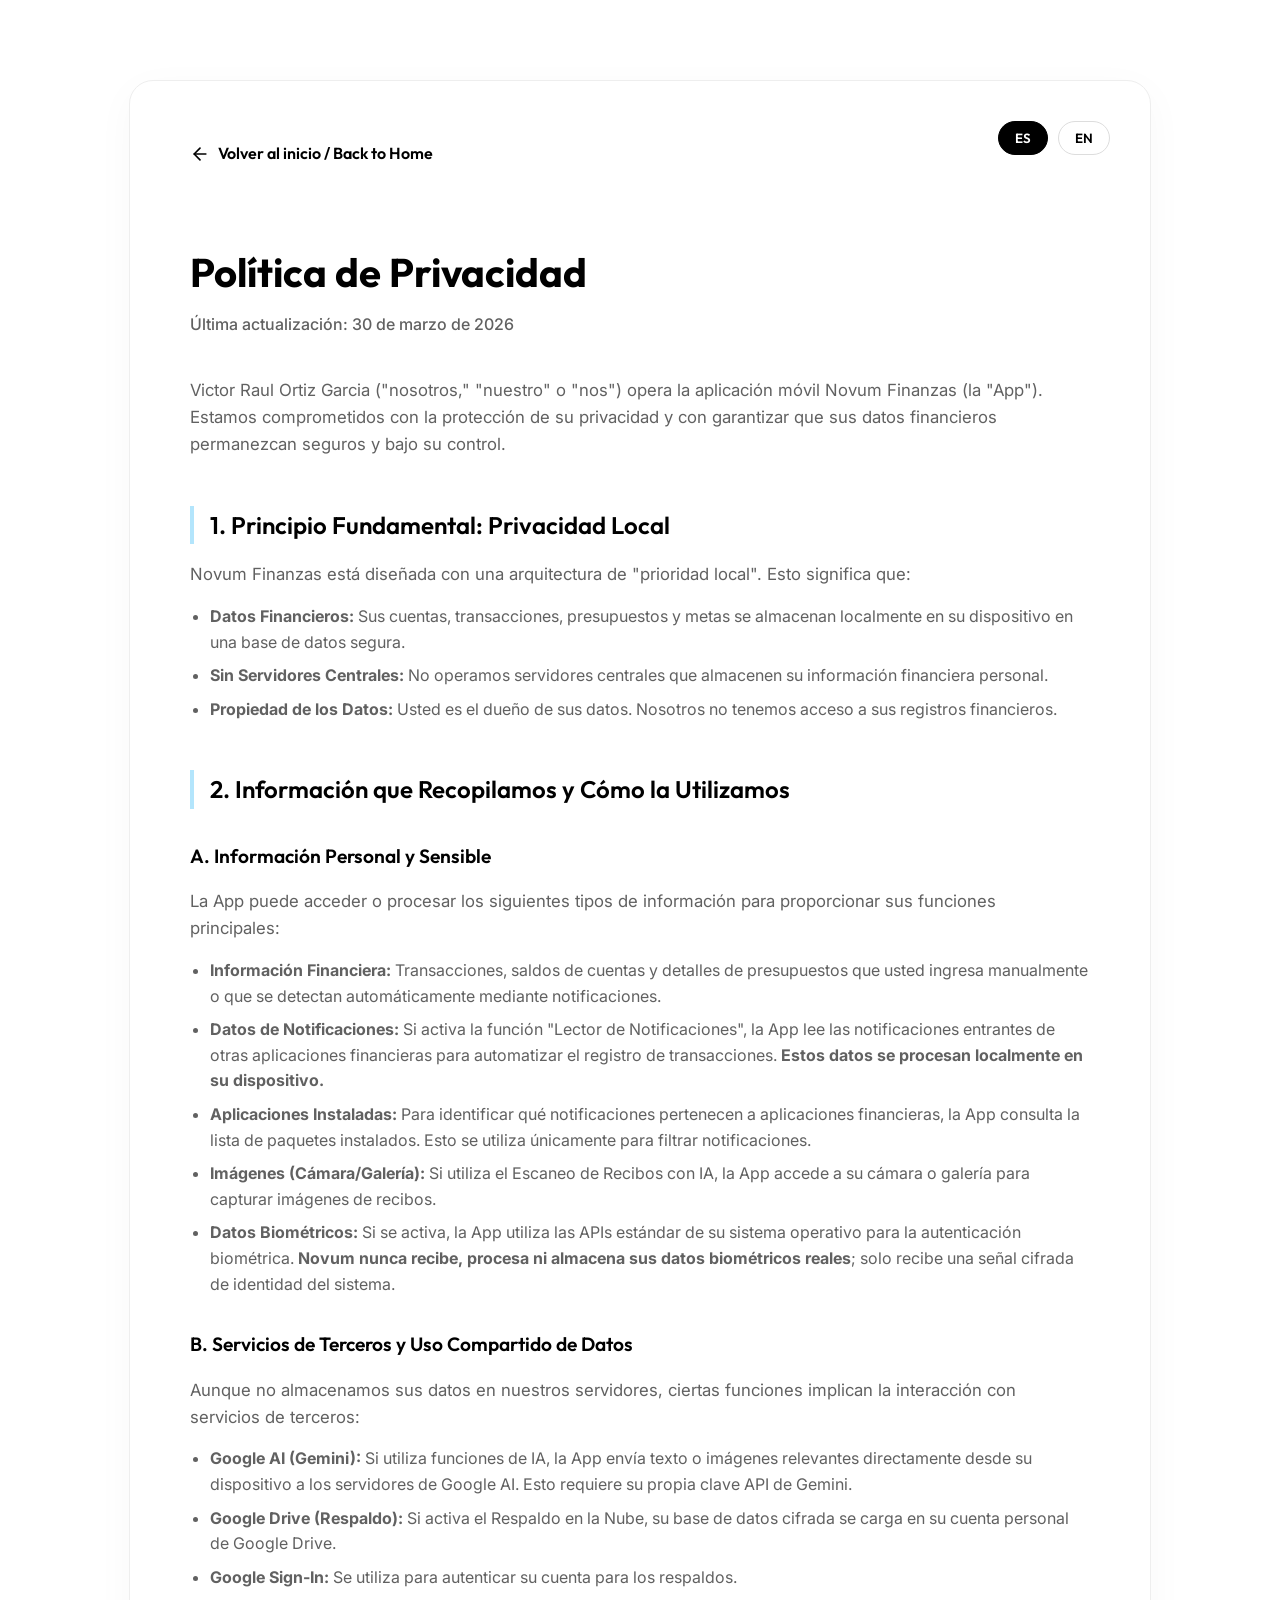
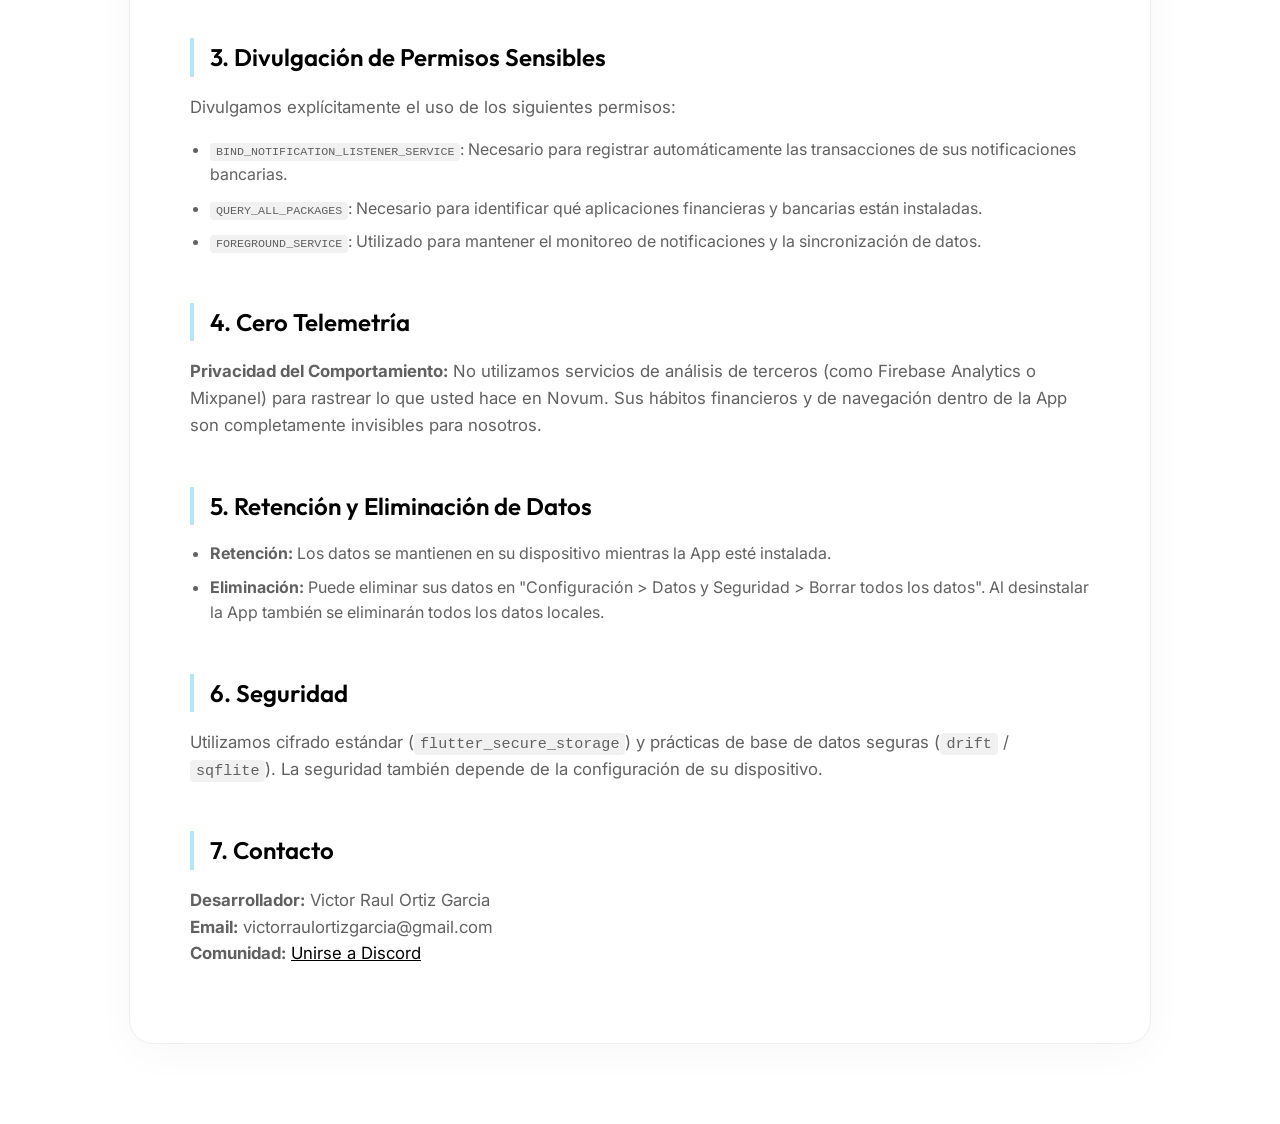
<file: privacy.html>
<!DOCTYPE html>
<html lang="es">

<head>
    <meta charset="UTF-8">
    <meta name="viewport" content="width=device-width, initial-scale=1.0">
    <title>Privacy Policy | Novum Finanzas</title>
    <link rel="icon" href="assets/logo.svg" type="image/svg+xml">
    <link
        href="https://fonts.googleapis.com/css2?family=Inter:wght@400;500;600&family=Outfit:wght@500;600;700&display=swap"
        rel="stylesheet">
    <style>
        :root {
            --primary: #000000;
            --surface: #FFFFFF;
            --accent-blue: #B3E5FC;
            --text-main: #000000;
            --text-secondary: #616161;
            --card-bg: #fdfdfd;
            --radius-lg: 24px;
        }

        body {
            font-family: 'Inter', sans-serif;
            background-color: var(--surface);
            color: var(--text-main);
            padding: 80px 20px;
            line-height: 1.6;
            margin: 0;
        }

        .container {
            max-width: 900px;
            margin: 0 auto;
            background: white;
            padding: 60px;
            border-radius: var(--radius-lg);
            border: 1px solid #eee;
            box-shadow: 0 10px 40px rgba(0, 0, 0, 0.03);
            position: relative;
        }

        .lang-switch {
            position: absolute;
            top: 40px;
            right: 40px;
            display: flex;
            gap: 10px;
        }

        .lang-btn {
            padding: 8px 16px;
            border: 1px solid #ddd;
            border-radius: 50px;
            background: white;
            cursor: pointer;
            font-weight: 600;
            font-family: 'Outfit', sans-serif;
            transition: 0.3s;
        }

        .lang-btn.active {
            background: var(--primary);
            color: white;
            border-color: var(--primary);
        }

        h1 {
            font-family: 'Outfit', sans-serif;
            font-weight: 700;
            font-size: 2.5rem;
            color: var(--text-main);
            margin-bottom: 8px;
        }

        .effective-date {
            color: var(--text-secondary);
            font-weight: 500;
            margin-bottom: 40px;
            display: block;
        }

        h2 {
            font-family: 'Outfit', sans-serif;
            font-weight: 600;
            margin-top: 48px;
            margin-bottom: 16px;
            font-size: 1.5rem;
            color: var(--text-main);
            border-left: 4px solid var(--accent-blue);
            padding-left: 16px;
        }

        h3 {
            font-family: 'Outfit', sans-serif;
            font-weight: 600;
            margin-top: 32px;
            margin-bottom: 12px;
            font-size: 1.2rem;
            color: var(--text-main);
        }

        p {
            margin-bottom: 16px;
            color: var(--text-secondary);
            font-size: 1.05rem;
        }

        ul {
            margin-bottom: 24px;
            padding-left: 20px;
            color: var(--text-secondary);
        }

        li {
            margin-bottom: 8px;
        }

        code {
            background: #f1f1f1;
            padding: 2px 6px;
            border-radius: 4px;
            font-family: monospace;
            font-size: 0.9em;
        }

        .back-link {
            display: inline-flex;
            align-items: center;
            margin-bottom: 40px;
            color: var(--text-main);
            text-decoration: none;
            font-weight: 600;
            font-family: 'Outfit', sans-serif;
            transition: 0.3s;
        }

        .back-link:hover {
            transform: translateX(-5px);
            color: var(--text-secondary);
        }

        .content-section {
            display: none;
        }

        .content-section.active {
            display: block;
            animation: fadeIn 0.4s ease-out;
        }

        @keyframes fadeIn {
            from { opacity: 0; transform: translateY(10px); }
            to { opacity: 1; transform: translateY(0); }
        }

        @media (max-width: 768px) {
            .container { padding: 30px; }
            .lang-switch { position: static; margin-bottom: 30px; justify-content: flex-end; }
            h1 { font-size: 2rem; }
        }
    </style>
</head>

<body>
    <div class="container">
        <div class="lang-switch">
            <button id="btn-es" class="lang-btn active" onclick="switchLang('es')">ES</button>
            <button id="btn-en" class="lang-btn" onclick="switchLang('en')">EN</button>
        </div>

        <a href="index.html" class="back-link">
            <svg width="20" height="20" viewBox="0 0 24 24" fill="none" stroke="currentColor" stroke-width="2"
                stroke-linecap="round" stroke-linejoin="round" style="margin-right: 8px;">
                <line x1="19" y1="12" x2="5" y2="12"></line>
                <polyline points="12 19 5 12 12 5"></polyline>
            </svg>
            Volver al inicio / Back to Home
        </a>

        <!-- Spanish Content -->
        <article id="lang-es" class="content-section active">
            <h1>Política de Privacidad</h1>
            <span class="effective-date">Última actualización: 30 de marzo de 2026</span>

            <p>Victor Raul Ortiz Garcia ("nosotros," "nuestro" o "nos") opera la aplicación móvil Novum Finanzas (la
                "App"). Estamos comprometidos con la protección de su privacidad y con garantizar que sus datos
                financieros permanezcan seguros y bajo su control.</p>

            <h2>1. Principio Fundamental: Privacidad Local</h2>
            <p>Novum Finanzas está diseñada con una arquitectura de "prioridad local". Esto significa que:</p>
            <ul>
                <li><strong>Datos Financieros:</strong> Sus cuentas, transacciones, presupuestos y metas se almacenan
                    localmente en su dispositivo en una base de datos segura.</li>
                <li><strong>Sin Servidores Centrales:</strong> No operamos servidores centrales que almacenen su
                    información financiera personal.</li>
                <li><strong>Propiedad de los Datos:</strong> Usted es el dueño de sus datos. Nosotros no tenemos acceso
                    a sus registros financieros.</li>
            </ul>

            <h2>2. Información que Recopilamos y Cómo la Utilizamos</h2>

            <h3>A. Información Personal y Sensible</h3>
            <p>La App puede acceder o procesar los siguientes tipos de información para proporcionar sus funciones
                principales:</p>
            <ul>
                <li><strong>Información Financiera:</strong> Transacciones, saldos de cuentas y detalles de presupuestos
                    que usted ingresa manualmente o que se detectan automáticamente mediante notificaciones.</li>
                <li><strong>Datos de Notificaciones:</strong> Si activa la función "Lector de Notificaciones", la App
                    lee las notificaciones entrantes de otras aplicaciones financieras para automatizar el registro de
                    transacciones. <strong>Estos datos se procesan localmente en su dispositivo.</strong></li>
                <li><strong>Aplicaciones Instaladas:</strong> Para identificar qué notificaciones pertenecen a
                    aplicaciones financieras, la App consulta la lista de paquetes instalados. Esto se utiliza
                    únicamente para filtrar notificaciones.</li>
                <li><strong>Imágenes (Cámara/Galería):</strong> Si utiliza el Escaneo de Recibos con IA, la App accede a
                    su cámara o galería para capturar imágenes de recibos.</li>
                <li><strong>Datos Biométricos:</strong> Si se activa, la App utiliza las APIs estándar de su sistema operativo para la autenticación biométrica. <strong>Novum nunca recibe, procesa ni almacena sus datos biométricos reales</strong>; solo recibe una señal cifrada de identidad del sistema.</li>
            </ul>

            <h3>B. Servicios de Terceros y Uso Compartido de Datos</h3>
            <p>Aunque no almacenamos sus datos en nuestros servidores, ciertas funciones implican la interacción con
                servicios de terceros:</p>
            <ul>
                <li><strong>Google AI (Gemini):</strong> Si utiliza funciones de IA, la App envía texto o imágenes
                    relevantes directamente desde su dispositivo a los servidores de Google AI. Esto requiere su propia
                    clave API de Gemini.</li>
                <li><strong>Google Drive (Respaldo):</strong> Si activa el Respaldo en la Nube, su base de datos cifrada
                    se carga en su cuenta personal de Google Drive.</li>
                <li><strong>Google Sign-In:</strong> Se utiliza para autenticar su cuenta para los respaldos.</li>
            </ul>

            <h2>3. Divulgación de Permisos Sensibles</h2>
            <p>Divulgamos explícitamente el uso de los siguientes permisos:</p>
            <ul>
                <li><code>BIND_NOTIFICATION_LISTENER_SERVICE</code>: Necesario para registrar automáticamente las
                    transacciones de sus notificaciones bancarias.</li>
                <li><code>QUERY_ALL_PACKAGES</code>: Necesario para identificar qué aplicaciones financieras y
                    bancarias están instaladas.</li>
                <li><code>FOREGROUND_SERVICE</code>: Utilizado para mantener el monitoreo de notificaciones y la
                    sincronización de datos.</li>
            </ul>

            <h2>4. Cero Telemetría</h2>
            <p><strong>Privacidad del Comportamiento:</strong> No utilizamos servicios de análisis de terceros (como Firebase Analytics o Mixpanel) para rastrear lo que usted hace en Novum. Sus hábitos financieros y de navegación dentro de la App son completamente invisibles para nosotros.</p>

            <h2>5. Retención y Eliminación de Datos</h2>
            <ul>
                <li><strong>Retención:</strong> Los datos se mantienen en su dispositivo mientras la App esté instalada.
                </li>
                <li><strong>Eliminación:</strong> Puede eliminar sus datos en "Configuración > Datos y Seguridad >
                    Borrar todos los datos". Al desinstalar la App también se eliminarán todos los datos locales.</li>
            </ul>

            <h2>6. Seguridad</h2>
            <p>Utilizamos cifrado estándar (<code>flutter_secure_storage</code>) y prácticas de base de datos seguras
                (<code>drift</code> / <code>sqflite</code>). La seguridad también depende de la configuración de su
                dispositivo.</p>

            <h2>7. Contacto</h2>
            <p>
                <strong>Desarrollador:</strong> Victor Raul Ortiz Garcia<br>
                <strong>Email:</strong> victorraulortizgarcia@gmail.com<br>
                <strong>Comunidad:</strong> <a href="https://discord.gg/KVqeuEBHcV" target="_blank" style="color: var(--text-main);">Unirse a Discord</a>
            </p>
        </article>

        <!-- English Content -->
        <article id="lang-en" class="content-section">
            <h1>Privacy Policy</h1>
            <span class="effective-date">Effective Date: March 30, 2026</span>

            <p>Victor Raul Ortiz Garcia ("we," "our," or "us") operates the Novum Finanzas mobile application (the
                "App"). We are committed to protecting your privacy and ensuring that your financial data remains secure
                and under your control.</p>

            <h2>1. Core Principle: Local-First Privacy</h2>
            <p>Novum Finanzas is designed with a "local-first" architecture. This means that:</p>
            <ul>
                <li><strong>Financial Data:</strong> Your accounts, transactions, budgets, and goals are stored locally
                    on your device in a secure database.</li>
                <li><strong>No Central Servers:</strong> We do not operate central servers that store your personal
                    financial information.</li>
                <li><strong>Data Ownership:</strong> You own your data. We do not have access to your financial records.
                </li>
            </ul>

            <h2>2. Information We Collect and How We Use It</h2>

            <h3>A. Personal and Sensitive Information</h3>
            <p>The App may access or process the following types of information to provide its core features:</p>
            <ul>
                <li><strong>Financial Information:</strong> Transactions, account balances, and budget details that you
                    manually enter or that are automatically detected via notifications.</li>
                <li><strong>Notification Data:</strong> If you enable the "Notification Listener", the App reads
                    incoming notifications from banking apps to automate transaction entry. <strong>This data is
                        processed locally on your device.</strong></li>
                <li><strong>Installed Applications:</strong> To identify banking apps, the App queries the list of
                    installed packages. This is used solely to filter notifications.</li>
                <li><strong>Images (Camera/Gallery):</strong> If you use the AI Receipt Scanning feature, the App
                    accesses your camera or gallery to capture receipt images.</li>
                <li><strong>Biometric Data:</strong> If enabled, the App uses your device's standard biometric APIs. <strong>Novum never receives, processes, or stores your real biometric data</strong>; it only receives an encrypted identity signal from the operating system.</li>
            </ul>

            <h3>B. Third-Party Services and Data Sharing</h3>
            <p>While we do not store your data on our servers, certain features involve interaction with trusted
                third-party services:</p>
            <ul>
                <li><strong>Google AI (Gemini):</strong> Uses your own Gemini API key to send relevant text or images
                    directly from your device to Google AI servers.</li>
                <li><strong>Google Drive (Backup):</strong> If enabled, your encrypted database is uploaded to your
                    personal Google Drive account.</li>
                <li><strong>Google Sign-In:</strong> Used to authenticate your account for Google Drive backups.</li>
            </ul>

            <h2>3. Sensitive Permissions Disclosure</h2>
            <ul>
                <li><code>BIND_NOTIFICATION_LISTENER_SERVICE</code>: Required to automatically detect and register
                    transactions from your banking notifications.</li>
                <li><code>QUERY_ALL_PACKAGES</code>: Required to identify which financial and banking apps are installed
                    on your device.</li>
                <li><code>FOREGROUND_SERVICE</code>: Used to maintain the connection for notification monitoring and
                    data synchronization.</li>
            </ul>

            <h2>4. Zero Telemetry</h2>
            <p><strong>Behavioral Privacy:</strong> We do not use third-party analytics services (such as Firebase Analytics or Mixpanel) to track your actions in Novum. Your financial and navigation habits within the App are completely invisible to us.</p>

            <h2>5. Data Retention and Deletion</h2>
            <ul>
                <li><strong>Retention:</strong> Data is kept on your device as long as the App is installed.</li>
                <li><strong>Deletion:</strong> You can delete all your data via "Settings > Data & Security > Delete all
                    data". Uninstalling the App will also remove all local data.</li>
            </ul>

            <h2>5. Security</h2>
            <p>We use industry-standard encryption (<code>flutter_secure_storage</code>) and secure database practices
                (<code>drift</code> / <code>sqflite</code>). Security also depends on your device's security.</p>

            <h2>6. Contact Us</h2>
            <p>
                <strong>Developer:</strong> Victor Raul Ortiz Garcia<br>
                <strong>Email:</strong> victorraulortizgarcia@gmail.com<br>
                <strong>Community:</strong> <a href="https://discord.gg/KVqeuEBHcV" target="_blank" style="color: var(--text-main);">Join our Discord</a>
            </p>
        </article>
    </div>

    <script>
        function switchLang(lang) {
            // Update buttons
            document.querySelectorAll('.lang-btn').forEach(btn => {
                btn.classList.remove('active');
            });
            document.getElementById('btn-' + lang).classList.add('active');

            // Update sections
            document.querySelectorAll('.content-section').forEach(section => {
                section.classList.remove('active');
            });
            document.getElementById('lang-' + lang).classList.add('active');

            // Update page title
            document.title = (lang === 'es' ? 'Política de Privacidad' : 'Privacy Policy') + ' | Novum Finanzas';
            
            // Save preference
            localStorage.setItem('novum-lang', lang);
        }

        // Auto-load lang from localStorage
        window.addEventListener('DOMContentLoaded', () => {
            const savedLang = localStorage.getItem('novum-lang') || 'es';
            switchLang(savedLang);
        });
    </script>
</body>

</html>
</file>
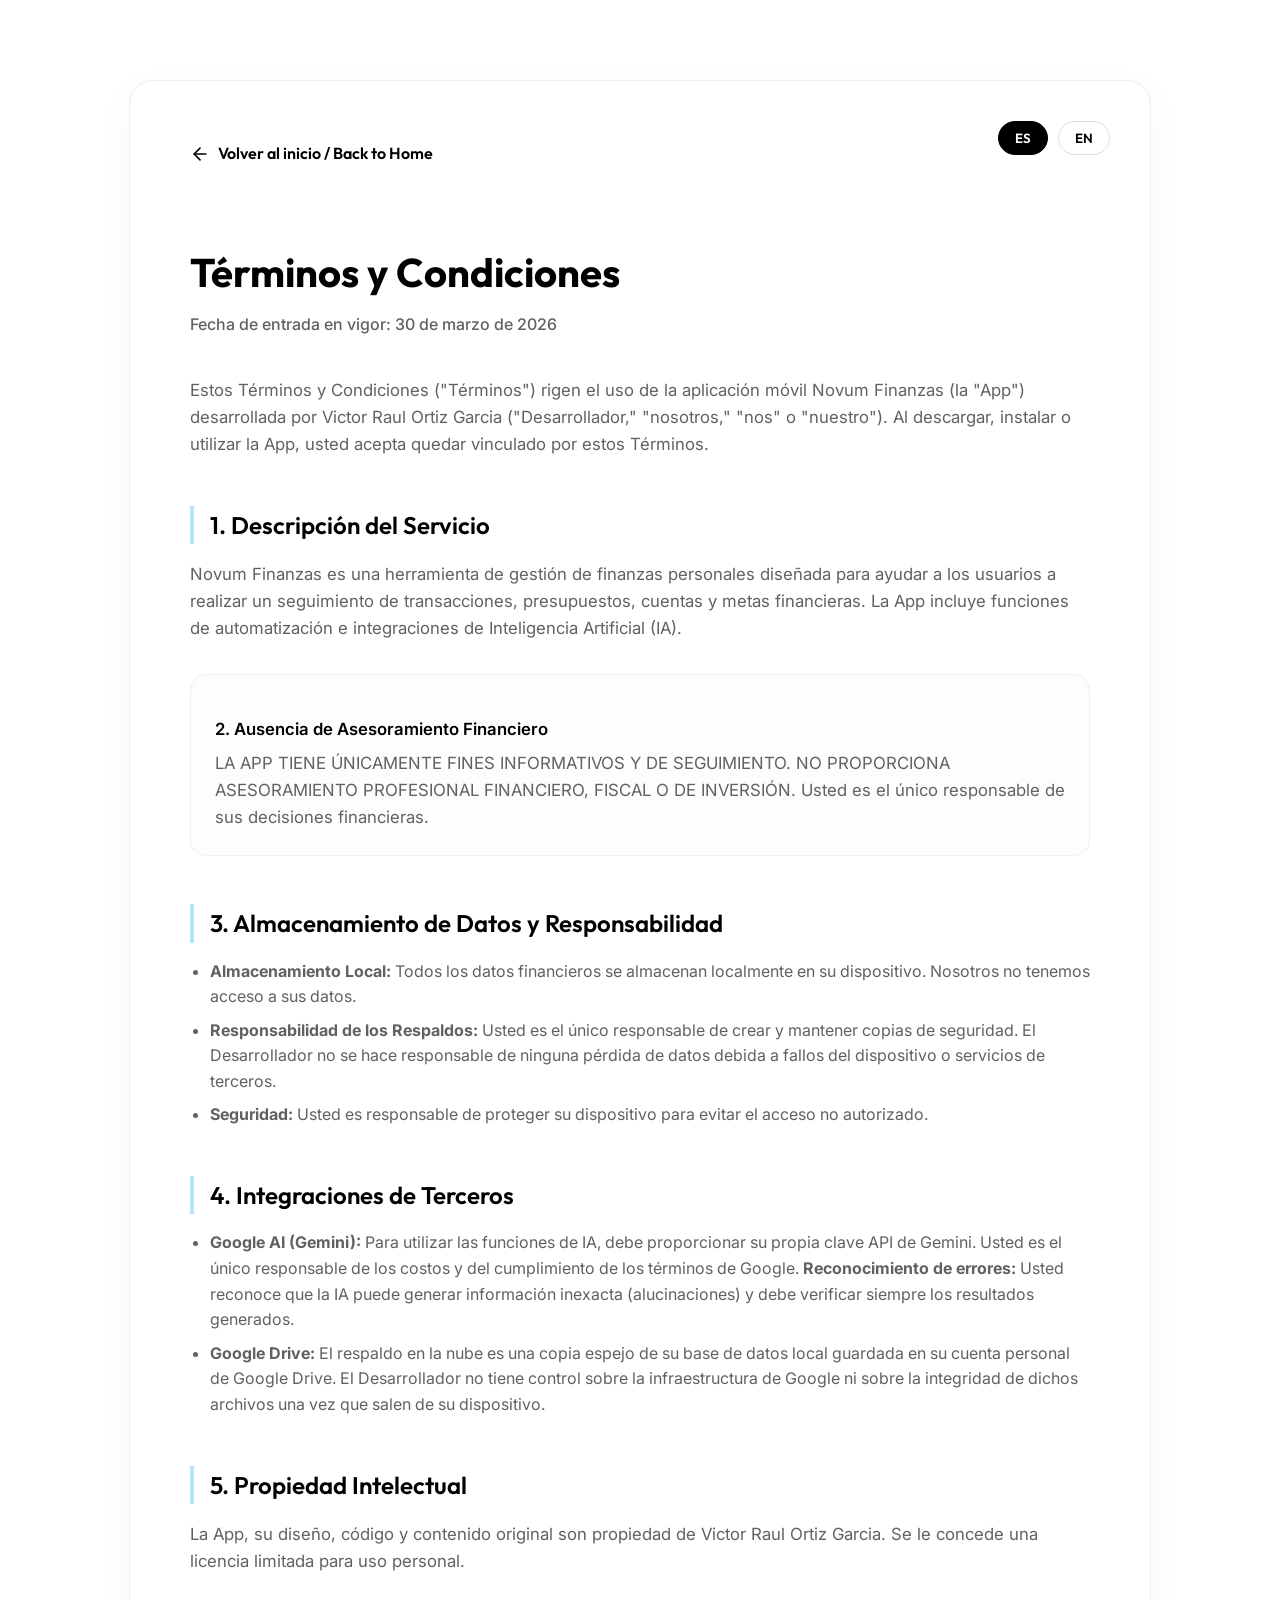
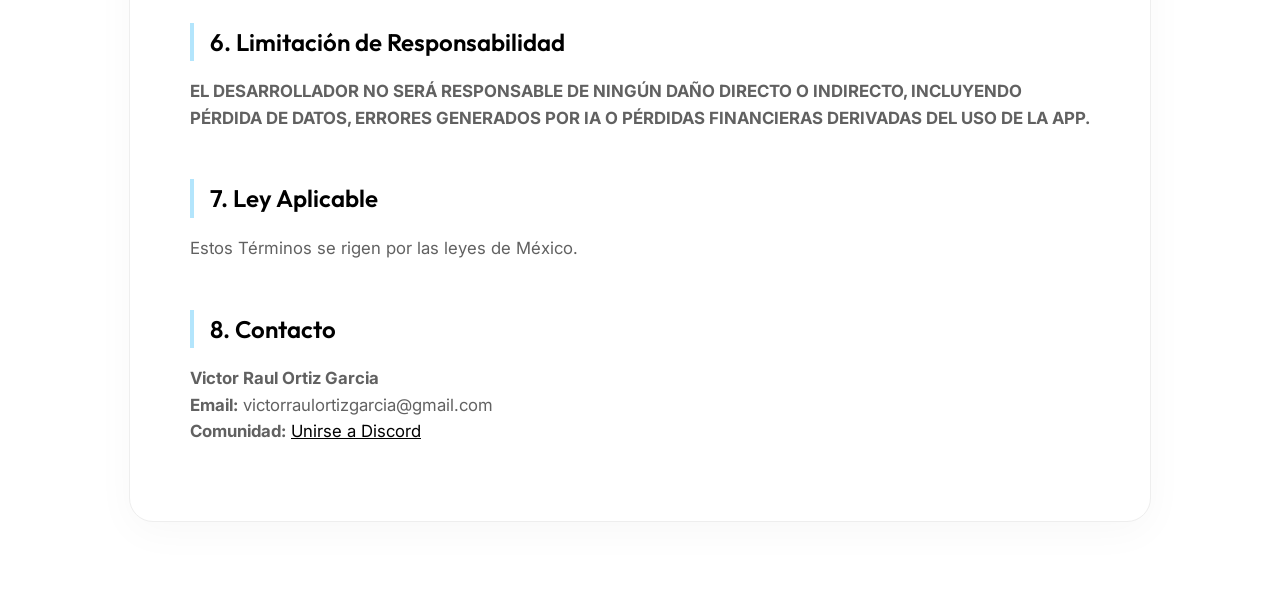
<file: terms.html>
<!DOCTYPE html>
<html lang="es">

<head>
    <meta charset="UTF-8">
    <meta name="viewport" content="width=device-width, initial-scale=1.0">
    <title>Terms and Conditions | Novum Finanzas</title>
    <link rel="icon" href="assets/logo.svg" type="image/svg+xml">
    <link
        href="https://fonts.googleapis.com/css2?family=Inter:wght@400;500;600&family=Outfit:wght@500;600;700&display=swap"
        rel="stylesheet">
    <style>
        :root {
            --primary: #000000;
            --surface: #FFFFFF;
            --accent-blue: #B3E5FC;
            --text-main: #000000;
            --text-secondary: #616161;
            --card-bg: #fdfdfd;
            --radius-lg: 24px;
        }

        body {
            font-family: 'Inter', sans-serif;
            background-color: var(--surface);
            color: var(--text-main);
            padding: 80px 20px;
            line-height: 1.6;
            margin: 0;
        }

        .container {
            max-width: 900px;
            margin: 0 auto;
            background: white;
            padding: 60px;
            border-radius: var(--radius-lg);
            border: 1px solid #eee;
            box-shadow: 0 10px 40px rgba(0, 0, 0, 0.03);
            position: relative;
        }

        .lang-switch {
            position: absolute;
            top: 40px;
            right: 40px;
            display: flex;
            gap: 10px;
        }

        .lang-btn {
            padding: 8px 16px;
            border: 1px solid #ddd;
            border-radius: 50px;
            background: white;
            cursor: pointer;
            font-weight: 600;
            font-family: 'Outfit', sans-serif;
            transition: 0.3s;
        }

        .lang-btn.active {
            background: var(--primary);
            color: white;
            border-color: var(--primary);
        }

        h1 {
            font-family: 'Outfit', sans-serif;
            font-weight: 700;
            font-size: 2.5rem;
            color: var(--text-main);
            margin-bottom: 8px;
        }

        .effective-date {
            color: var(--text-secondary);
            font-weight: 500;
            margin-bottom: 40px;
            display: block;
        }

        h2 {
            font-family: 'Outfit', sans-serif;
            font-weight: 600;
            margin-top: 48px;
            margin-bottom: 16px;
            font-size: 1.5rem;
            color: var(--text-main);
            border-left: 4px solid var(--accent-blue);
            padding-left: 16px;
        }

        h3 {
            font-family: 'Outfit', sans-serif;
            font-weight: 600;
            margin-top: 32px;
            margin-bottom: 12px;
            font-size: 1.2rem;
            color: var(--text-main);
        }

        p {
            margin-bottom: 16px;
            color: var(--text-secondary);
            font-size: 1.05rem;
        }

        ul {
            margin-bottom: 24px;
            padding-left: 20px;
            color: var(--text-secondary);
        }

        li {
            margin-bottom: 8px;
        }

        code {
            background: #f1f1f1;
            padding: 2px 6px;
            border-radius: 4px;
            font-family: monospace;
            font-size: 0.9em;
        }

        .back-link {
            display: inline-flex;
            align-items: center;
            margin-bottom: 40px;
            color: var(--text-main);
            text-decoration: none;
            font-weight: 600;
            font-family: 'Outfit', sans-serif;
            transition: 0.3s;
        }

        .back-link:hover {
            transform: translateX(-5px);
            color: var(--text-secondary);
        }

        .content-section {
            display: none;
        }

        .content-section.active {
            display: block;
            animation: fadeIn 0.4s ease-out;
        }

        .disclaimer-box {
            background: #fdfdfd;
            border: 1px solid #eee;
            padding: 24px;
            border-radius: 16px;
            margin: 32px 0;
        }

        .disclaimer-box p {
            margin-bottom: 0;
            font-weight: 600;
            color: var(--text-main);
        }

        @keyframes fadeIn {
            from { opacity: 0; transform: translateY(10px); }
            to { opacity: 1; transform: translateY(0); }
        }

        @media (max-width: 768px) {
            .container { padding: 30px; }
            .lang-switch { position: static; margin-bottom: 30px; justify-content: flex-end; }
            h1 { font-size: 2rem; }
        }
    </style>
</head>

<body>
    <div class="container">
        <div class="lang-switch">
            <button id="btn-es" class="lang-btn active" onclick="switchLang('es')">ES</button>
            <button id="btn-en" class="lang-btn" onclick="switchLang('en')">EN</button>
        </div>

        <a href="index.html" class="back-link">
            <svg width="20" height="20" viewBox="0 0 24 24" fill="none" stroke="currentColor" stroke-width="2"
                stroke-linecap="round" stroke-linejoin="round" style="margin-right: 8px;">
                <line x1="19" y1="12" x2="5" y2="12"></line>
                <polyline points="12 19 5 12 12 5"></polyline>
            </svg>
            Volver al inicio / Back to Home
        </a>

        <!-- Spanish Content -->
        <article id="lang-es" class="content-section active">
            <h1>Términos y Condiciones</h1>
            <span class="effective-date">Fecha de entrada en vigor: 30 de marzo de 2026</span>

            <p>Estos Términos y Condiciones ("Términos") rigen el uso de la aplicación móvil Novum Finanzas (la "App")
                desarrollada por Victor Raul Ortiz Garcia ("Desarrollador," "nosotros," "nos" o "nuestro"). Al descargar,
                instalar o utilizar la App, usted acepta quedar vinculado por estos Términos.</p>

            <h2>1. Descripción del Servicio</h2>
            <p>Novum Finanzas es una herramienta de gestión de finanzas personales diseñada para ayudar a los usuarios a
                realizar un seguimiento de transacciones, presupuestos, cuentas y metas financieras. La App incluye
                funciones de automatización e integraciones de Inteligencia Artificial (IA).</p>

            <div class="disclaimer-box">
                <p>2. Ausencia de Asesoramiento Financiero</p>
                <p style="font-weight: 400; margin-top: 8px; color: var(--text-secondary);">
                    LA APP TIENE ÚNICAMENTE FINES INFORMATIVOS Y DE SEGUIMIENTO. NO PROPORCIONA ASESORAMIENTO PROFESIONAL
                    FINANCIERO, FISCAL O DE INVERSIÓN. Usted es el único responsable de sus decisiones financieras.
                </p>
            </div>

            <h2>3. Almacenamiento de Datos y Responsabilidad</h2>
            <ul>
                <li><strong>Almacenamiento Local:</strong> Todos los datos financieros se almacenan localmente en su
                    dispositivo. Nosotros no tenemos acceso a sus datos.</li>
                <li><strong>Responsabilidad de los Respaldos:</strong> Usted es el único responsable de crear y mantener
                    copias de seguridad. El Desarrollador no se hace responsable de ninguna pérdida de datos debida a
                    fallos del dispositivo o servicios de terceros.</li>
                <li><strong>Seguridad:</strong> Usted es responsable de proteger su dispositivo para evitar el acceso
                    no autorizado.</li>
            </ul>

            <h2>4. Integraciones de Terceros</h2>
            <ul>
                <li><strong>Google AI (Gemini):</strong> Para utilizar las funciones de IA, debe proporcionar su propia clave API de Gemini. Usted es el único responsable de los costos y del cumplimiento de los términos de Google. <strong>Reconocimiento de errores:</strong> Usted reconoce que la IA puede generar información inexacta (alucinaciones) y debe verificar siempre los resultados generados.</li>
                <li><strong>Google Drive:</strong> El respaldo en la nube es una copia espejo de su base de datos local guardada en su cuenta personal de Google Drive. El Desarrollador no tiene control sobre la infraestructura de Google ni sobre la integridad de dichos archivos una vez que salen de su dispositivo.</li>
            </ul>

            <h2>5. Propiedad Intelectual</h2>
            <p>La App, su diseño, código y contenido original son propiedad de Victor Raul Ortiz Garcia. Se le concede
                una licencia limitada para uso personal.</p>

            <h2>6. Limitación de Responsabilidad</h2>
            <p><strong>EL DESARROLLADOR NO SERÁ RESPONSABLE DE NINGÚN DAÑO DIRECTO O INDIRECTO, INCLUYENDO PÉRDIDA DE
                    DATOS, ERRORES GENERADOS POR IA O PÉRDIDAS FINANCIERAS DERIVADAS DEL USO DE LA APP.</strong></p>

            <h2>7. Ley Aplicable</h2>
            <p>Estos Términos se rigen por las leyes de México.</p>

            <h2>8. Contacto</h2>
            <p>
                <strong>Victor Raul Ortiz Garcia</strong><br>
                <strong>Email:</strong> victorraulortizgarcia@gmail.com<br>
                <strong>Comunidad:</strong> <a href="https://discord.gg/KVqeuEBHcV" target="_blank" style="color: var(--text-main);">Unirse a Discord</a>
            </p>
        </article>

        <!-- English Content -->
        <article id="lang-en" class="content-section">
            <h1>Terms and Conditions</h1>
            <span class="effective-date">Effective Date: March 30, 2026</span>

            <p>These Terms and Conditions ("Terms") govern your use of the Novum Finanzas mobile application (the "App")
                developed by Victor Raul Ortiz Garcia ("Developer," "we," "us," or "our"). By downloading, installing, or
                using the App, you agree to be bound by these Terms.</p>

            <h2>1. Description of Service</h2>
            <p>Novum Finanzas is a personal finance management tool designed to track transactions, budgets, accounts,
                and financial goals. The App includes automation and AI features.</p>

            <div class="disclaimer-box">
                <p>2. No Financial Advice</p>
                <p style="font-weight: 400; margin-top: 8px; color: var(--text-secondary);">
                    THE APP IS FOR INFORMATIONAL AND TRACKING PURPOSES ONLY. IT DOES NOT PROVIDE PROFESSIONAL FINANCIAL,
                    TAX, OR INVESTMENT ADVICE. You are solely responsible for your financial decisions.
                </p>
            </div>

            <h2>3. Data Storage and User Responsibility</h2>
            <ul>
                <li><strong>Local Storage:</strong> All data is stored locally on your device. We do not have access.
                </li>
                <li><strong>Backup Responsibility:</strong> You are responsible for maintaining backups. The Developer
                    is not liable for data loss from device failure or third-party cloud services.</li>
                <li><strong>Security:</strong> You are responsible for securing your device to prevent unauthorized
                    access.</li>
            </ul>

            <h2>4. Third-Party Integrations</h2>
            <ul>
                <li><strong>Google AI (Gemini):</strong> Requires your own API key. You are solely responsible for its costs and compliance with Google terms. <strong>AI Accuracy:</strong> You acknowledge that AI can generate inaccurate information (hallucinations) and must always verify all generated data.</li>
                <li><strong>Google Drive:</strong> Cloud backup is a mirror copy of your local database stored in your personal Google account. The Developer has no control over Google's infrastructure or the integrity of these files once they leave your device.</li>
            </ul>

            <h2>5. Intellectual Property</h2>
            <p>The App, design, and code are the property of Victor Raul Ortiz Garcia. You are granted a limited license
                for personal use.</p>

            <h2>6. Limitation of Liability</h2>
            <p><strong>THE DEVELOPER SHALL NOT BE LIABLE FOR ANY DAMAGES, INCLUDING DATA LOSS OR FINANCIAL LOSSES
                    ARISING FROM YOUR USE OF THE APP.</strong></p>

            <h2>7. Governing Law</h2>
            <p>These Terms are governed by the laws of Mexico.</p>

            <h2>8. Contact Information</h2>
            <p>
                <strong>Victor Raul Ortiz Garcia</strong><br>
                <strong>Email:</strong> victorraulortizgarcia@gmail.com<br>
                <strong>Community:</strong> <a href="https://discord.gg/KVqeuEBHcV" target="_blank" style="color: var(--text-main);">Join our Discord</a>
            </p>
        </article>
    </div>

    <script>
        function switchLang(lang) {
            // Update buttons
            document.querySelectorAll('.lang-btn').forEach(btn => {
                btn.classList.remove('active');
            });
            document.getElementById('btn-' + lang).classList.add('active');

            // Update sections
            document.querySelectorAll('.content-section').forEach(section => {
                section.classList.remove('active');
            });
            document.getElementById('lang-' + lang).classList.add('active');

            // Update page title
            document.title = (lang === 'es' ? 'Términos y Condiciones' : 'Terms and Conditions') + ' | Novum Finanzas';
            
            // Save preference
            localStorage.setItem('novum-lang', lang);
        }

        // Auto-load lang from localStorage
        window.addEventListener('DOMContentLoaded', () => {
            const savedLang = localStorage.getItem('novum-lang') || 'es';
            switchLang(savedLang);
        });
    </script>
</body>

</html>
</file>
